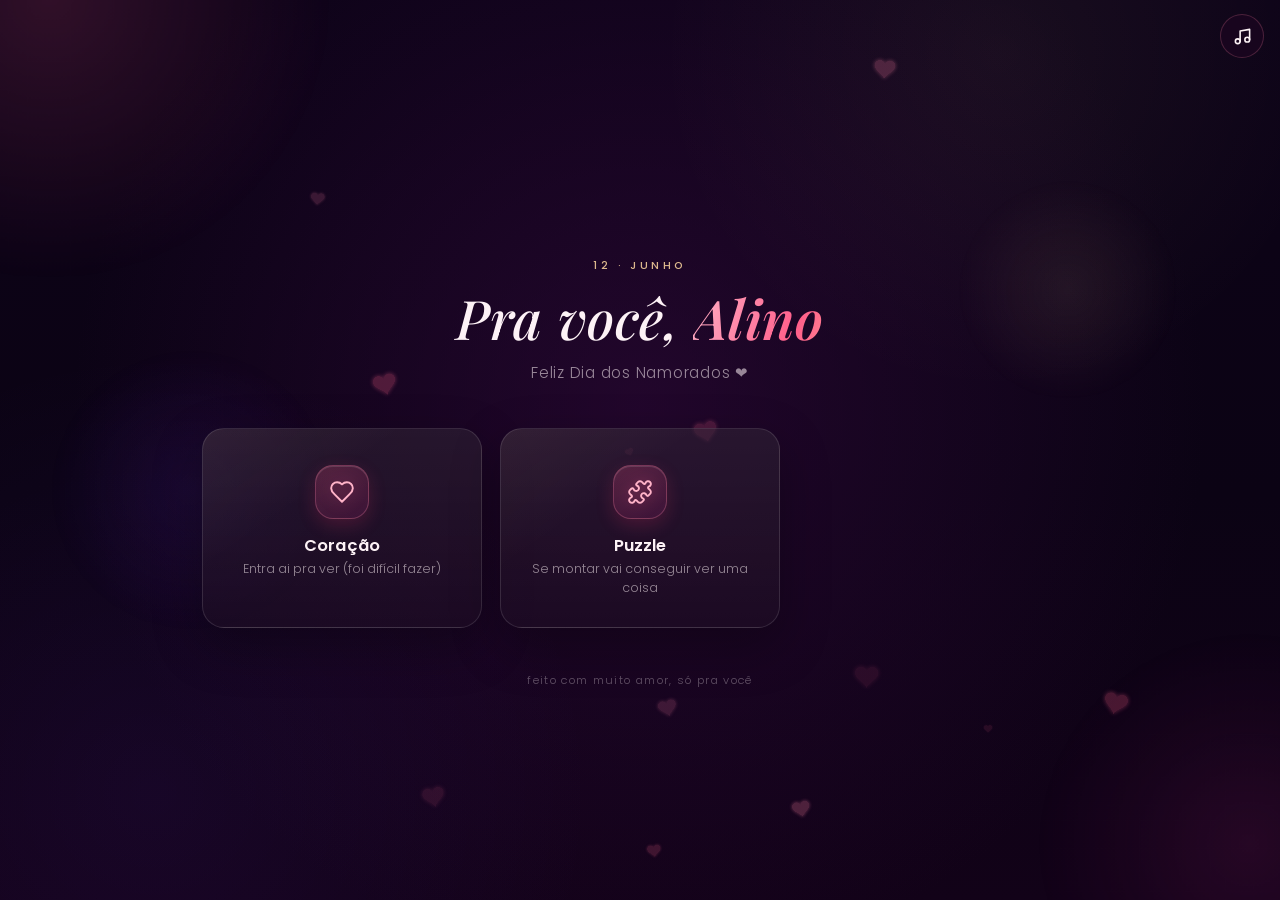
<file: index.html>
<!doctype html>
<html lang="pt-br">
  <head>
    <meta charset="UTF-8" />
    <meta
      name="viewport"
      content="width=device-width, initial-scale=1.0, viewport-fit=cover"
    />
    <meta name="theme-color" content="#0b0314" />
    <meta name="apple-mobile-web-app-capable" content="yes" />
    <meta
      name="apple-mobile-web-app-status-bar-style"
      content="black-translucent"
    />
    <title>Alino ❤</title>
    <link rel="icon" type="image/png" href="assets/apple-touch-icon.png" />
    <link rel="apple-touch-icon" href="assets/apple-touch-icon.png" />
    <link rel="preconnect" href="https://fonts.googleapis.com" />
    <link rel="preconnect" href="https://fonts.gstatic.com" crossorigin />
    <!-- fontes sem bloquear a primeira pintura: o texto aparece já na fonte
         do sistema e troca quando a fonte bonita chegar (só as famílias usadas) -->
    <link
      rel="preload"
      as="style"
      href="https://fonts.googleapis.com/css2?family=Poppins:wght@300;400;500;600&family=Playfair+Display:ital,wght@1,500;1,600&display=swap"
    />
    <link
      href="https://fonts.googleapis.com/css2?family=Poppins:wght@300;400;500;600&family=Playfair+Display:ital,wght@1,500;1,600&display=swap"
      rel="stylesheet"
      media="print"
      onload="this.media = 'all'"
    />
    <noscript>
      <link
        href="https://fonts.googleapis.com/css2?family=Poppins:wght@300;400;500;600&family=Playfair+Display:ital,wght@1,500;1,600&display=swap"
        rel="stylesheet"
      />
    </noscript>
    <link rel="stylesheet" href="main.css?v=4" />
  </head>
  <body>
    <div class="orb orb-1"></div>
    <div class="orb orb-2"></div>
    <div class="orb orb-3"></div>
    <div class="orb orb-4"></div>

    <canvas id="hearts-canvas"></canvas>

    <button
      class="music-btn"
      id="music-btn"
      title="Música"
      aria-label="Tocar ou pausar música"
    >
      <!-- ícones embutidos: dispensa baixar a biblioteca lucide inteira -->
      <svg
        xmlns="http://www.w3.org/2000/svg"
        viewBox="0 0 24 24"
        fill="none"
        stroke="currentColor"
        stroke-width="2"
        stroke-linecap="round"
        stroke-linejoin="round"
        aria-hidden="true"
      >
        <path d="M9 18V5l12-2v13" />
        <circle cx="6" cy="18" r="3" />
        <circle cx="18" cy="16" r="3" />
      </svg>
    </button>

    <main class="menu">
      <header class="menu__header">
        <span class="menu__eyebrow">12 · junho</span>
        <h1 class="menu__title">Pra você, <strong>Alino</strong></h1>
        <p class="menu__sub">Feliz Dia dos Namorados ❤</p>
      </header>

      <nav class="cards">
        <a href="coracao.html" class="card">
          <span class="card__icon"
            ><svg
              xmlns="http://www.w3.org/2000/svg"
              viewBox="0 0 24 24"
              fill="none"
              stroke="currentColor"
              stroke-width="2"
              stroke-linecap="round"
              stroke-linejoin="round"
              aria-hidden="true"
            >
              <path
                d="M19 14c1.49-1.46 3-3.21 3-5.5A5.5 5.5 0 0 0 16.5 3c-1.76 0-3 .5-4.5 2-1.5-1.5-2.74-2-4.5-2A5.5 5.5 0 0 0 2 8.5c0 2.3 1.51 4.04 3 5.5l7 7Z"
              /></svg
          ></span>
          <div>
            <h2 class="card__title">Coração</h2>
            <p class="card__desc">Entra ai pra ver (foi difícil fazer)</p>
          </div>
        </a>

        <a href="puzzle.html" class="card">
          <span class="card__icon"
            ><svg
              xmlns="http://www.w3.org/2000/svg"
              viewBox="0 0 24 24"
              fill="none"
              stroke="currentColor"
              stroke-width="2"
              stroke-linecap="round"
              stroke-linejoin="round"
              aria-hidden="true"
            >
              <path
                d="M19.439 7.85c-.049.322.059.648.289.878l1.568 1.568c.47.47.706 1.087.706 1.704s-.235 1.233-.706 1.704l-1.611 1.611a.98.98 0 0 1-.837.276c-.47-.07-.802-.48-.968-.925a2.501 2.501 0 1 0-3.214 3.214c.446.166.855.497.925.968a.979.979 0 0 1-.276.837l-1.61 1.61a2.404 2.404 0 0 1-1.705.707 2.402 2.402 0 0 1-1.704-.706l-1.568-1.568a1.026 1.026 0 0 0-.877-.29c-.493.074-.84.504-1.02.968a2.5 2.5 0 1 1-3.237-3.237c.464-.18.894-.527.967-1.02a1.026 1.026 0 0 0-.289-.877l-1.568-1.568A2.402 2.402 0 0 1 1.998 12c0-.617.236-1.234.706-1.704L4.23 8.77c.24-.24.581-.353.917-.303.515.077.877.528 1.073 1.01a2.5 2.5 0 1 0 3.259-3.259c-.482-.196-.933-.558-1.01-1.073-.05-.336.062-.676.303-.917l1.525-1.525A2.402 2.402 0 0 1 12 1.998c.617 0 1.234.236 1.704.706l1.568 1.568c.23.23.556.338.877.29.493-.074.84-.504 1.02-.968a2.5 2.5 0 1 1 3.237 3.237c-.464.18-.894.527-.967 1.02Z"
              /></svg
          ></span>
          <div>
            <h2 class="card__title">Puzzle</h2>
            <p class="card__desc">Se montar vai conseguir ver uma coisa</p>
          </div>
        </a>
      </nav>

      <p class="menu__footer">feito com muito amor, só pra você</p>
    </main>

    <script src="presentation.js?v=4"></script>
    <script src="background.js?v=4"></script>
    <script src="music.js?v=4"></script>
  </body>
</html>
</file>
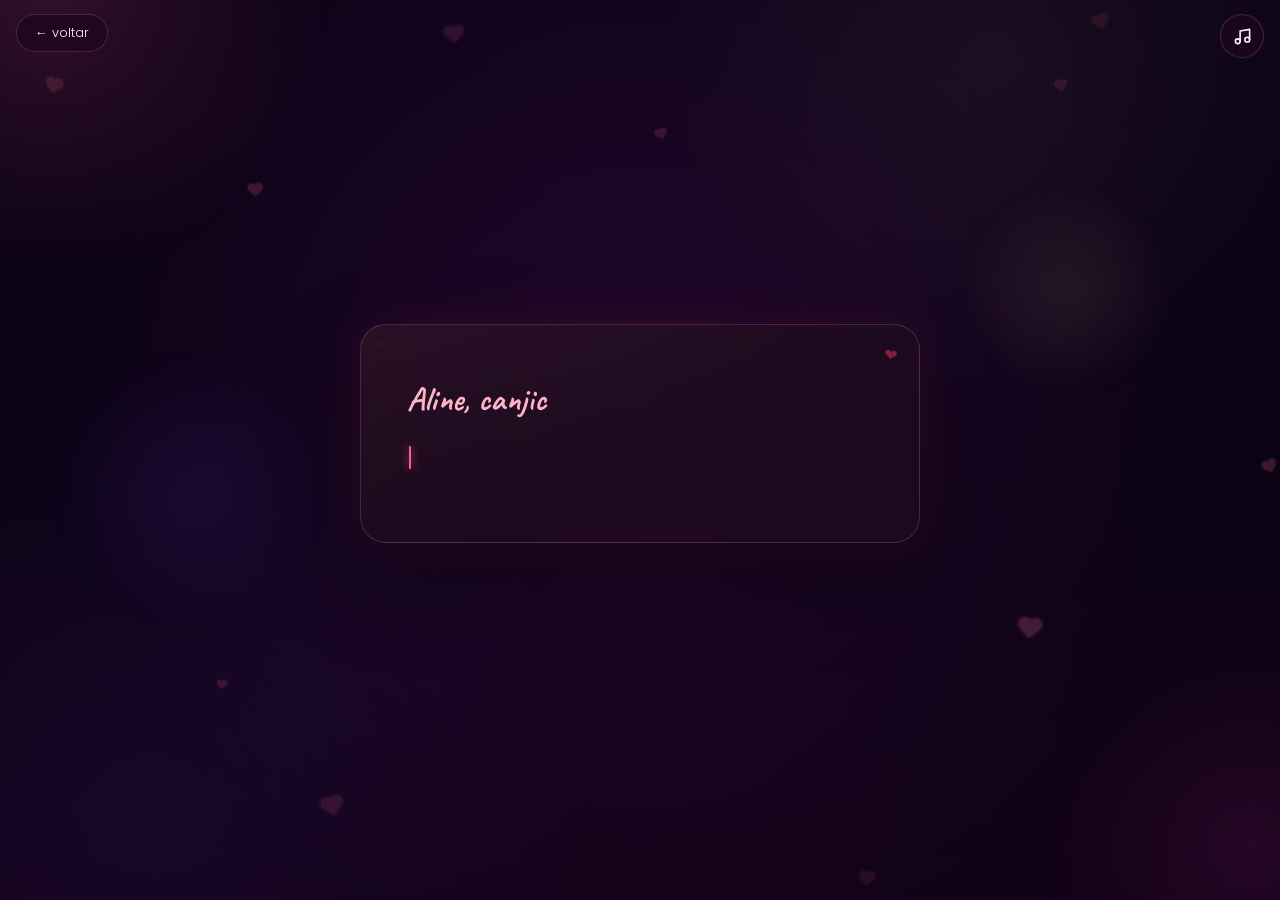
<file: carta.html>
<!doctype html>
<html lang="pt-br">
  <head>
    <meta charset="UTF-8" />
    <meta
      name="viewport"
      content="width=device-width, initial-scale=1.0, viewport-fit=cover"
    />
    <meta name="theme-color" content="#0b0314" />
    <meta name="apple-mobile-web-app-capable" content="yes" />
    <meta
      name="apple-mobile-web-app-status-bar-style"
      content="black-translucent"
    />
    <title>Carta ❤</title>
    <link rel="icon" type="image/png" href="assets/apple-touch-icon.png" />
    <link rel="apple-touch-icon" href="assets/apple-touch-icon.png" />
    <link rel="preconnect" href="https://fonts.googleapis.com" />
    <link rel="preconnect" href="https://fonts.gstatic.com" crossorigin />
    <!-- só as famílias usadas (Caveat + Poppins), sem bloquear a primeira pintura -->
    <link
      rel="preload"
      as="style"
      href="https://fonts.googleapis.com/css2?family=Poppins:wght@300;400;500;600&family=Caveat:wght@500;600;700&display=swap"
    />
    <link
      href="https://fonts.googleapis.com/css2?family=Poppins:wght@300;400;500;600&family=Caveat:wght@500;600;700&display=swap"
      rel="stylesheet"
      media="print"
      onload="this.media = 'all'"
    />
    <noscript
      ><link
        href="https://fonts.googleapis.com/css2?family=Poppins:wght@300;400;500;600&family=Caveat:wght@500;600;700&display=swap"
        rel="stylesheet"
    /></noscript>
    <link rel="stylesheet" href="main.css?v=4" />
  </head>
  <body>
    <div class="orb orb-1"></div>
    <div class="orb orb-2"></div>
    <div class="orb orb-3"></div>
    <div class="orb orb-4"></div>

    <canvas id="hearts-canvas"></canvas>

    <a href="index.html" class="back-btn">← voltar</a>
    <!-- ícone embutido: dispensa baixar a biblioteca lucide inteira -->
    <button
      class="music-btn"
      id="music-btn"
      title="Música"
      aria-label="Tocar ou pausar música"
    >
      <svg
        xmlns="http://www.w3.org/2000/svg"
        viewBox="0 0 24 24"
        fill="none"
        stroke="currentColor"
        stroke-width="2"
        stroke-linecap="round"
        stroke-linejoin="round"
        aria-hidden="true"
      >
        <path d="M9 18V5l12-2v13" />
        <circle cx="6" cy="18" r="3" />
        <circle cx="18" cy="16" r="3" />
      </svg>
    </button>

    <main class="page">
      <div class="carta-wrap">
        <div class="carta-paper">
          <span class="salutation" id="salutation"></span>
          <span id="body"></span><span class="cursor" id="cursor"></span>
          <span class="signature" id="signature"></span>
        </div>

        <div class="carta-footer" id="footer">
          <a href="index.html" class="btn-primary">← voltar ao início</a>
        </div>
      </div>
    </main>

    <p class="skip-hint" id="skip-hint">toque na tela pra acelerar</p>

    <script src="presentation.js?v=4"></script>
    <script src="background.js?v=4"></script>
    <script src="music.js?v=4"></script>
    <script>
      (function () {
        // ── Conteúdo da carta — edite à vontade ──────────────────────────────────
        var SALUTATION =
          "Aline, canjica cremosa com leite condensado e paçoca, meu amor";

        var BODY = [
          "Vc me enfeitiçou desde de q vi a sua primeira foto",
          "deve ter feito uma amarração ou algo assim",
          "",
          "Me deixou apaixonado por você e nao tem uma hr que eu não pense em você, mesmo q seja por um segundo",
          "",
          "Desde o começo tive receio de me envolver e confiar em vc, mas tem alguma coisa em você que me fez querer tentar",
          "Eu espero q eu tenha conseguido te mostrar o quanto eu me importo e o quanto eu quero cuidar de você, mesmo com minhas falhas",
          "",
          "Tudo que você faz eu acho muito fofo e muito especial, desde o jeito q vc segura minha mao até vc arrumando a sua caminha",
          "",
          "Com você até os dias comuns ficam diferentes. e acho impressionate como voce faz questao de querer me ver mesmo no meio da semana",
          "",
          "Você me trouxe uma felicidade que eu não esperava encontrar, e mesmo quando as coisas não são perfeitas, eu continuo tendo a certeza de que vale a pena estar com você.",
          "",
          "Obrigado por existir na minha vida, por me fazer sorrir e por tornar meu dia mais leve.",
          "",
        ].join("\n");

        var SIGNATURE = "— Kitto"; // ← TROQUE PELO SEU NOME antes de mandar!
        // ─────────────────────────────────────────────────────────────────────────

        var salEl = document.getElementById("salutation");
        var bodyEl = document.getElementById("body");
        var cursor = document.getElementById("cursor");
        var sigEl = document.getElementById("signature");
        var footer = document.getElementById("footer");
        var hint = document.getElementById("skip-hint");

        var SALUTATION_DELAY = 400; // ms até a saudação começar
        var BODY_DELAY = 900; // ms entre saudação e corpo
        var CHAR_BASE = 36; // ms por caractere
        var PAUSE_COMMA = 180; // pausa extra em vírgula/travessão
        var PAUSE_PERIOD = 280; // pausa extra em ponto/!/?
        var PAUSE_NEWLINE = 320; // pausa extra em quebra de linha

        // ── Aceleração por toque ────────────────────────────────────────
        var SPEED = 1; // 1 = normal; menor = mais rápido
        var INSTANT = false; // true = mostra tudo de uma vez
        var finished = false;
        var pending = null; // timer pendente, pra poder furar a fila

        function wait(ms, fn) {
          if (INSTANT) {
            fn();
            return;
          }
          var entry = { fn: fn };
          entry.id = setTimeout(function () {
            if (pending === entry) pending = null;
            fn();
          }, ms * SPEED);
          pending = entry;
        }

        function flushPending(delay) {
          if (!pending) return;
          clearTimeout(pending.id);
          var f = pending.fn;
          pending = null;
          if (delay) setTimeout(f, delay);
          else f();
        }

        function accelerate() {
          if (finished) return;
          if (SPEED === 1 && !INSTANT) {
            SPEED = 0.22;
            flushPending(40);
            if (hint) hint.textContent = "toque de novo pra mostrar tudo";
          } else if (!INSTANT) {
            INSTANT = true;
            if (hint) hint.classList.add("off");
            flushPending(0);
          }
        }

        /* bindTap (presentation.js) cobre iOS antigo sem Pointer Events */
        window.bindTap(document, function (e) {
          if (e.target.closest && e.target.closest("a, button")) return;
          accelerate();
        });

        setTimeout(function () {
          if (!finished && !INSTANT && hint) hint.classList.add("on");
        }, 2200);
        // ────────────────────────────────────────────────────────────────

        function typeText(target, text, onDone) {
          var i = 0;
          function putChar() {
            var ch = text[i++];
            if (ch === "\n") target.appendChild(document.createElement("br"));
            else target.appendChild(document.createTextNode(ch));
            return ch;
          }
          function next() {
            if (INSTANT) {
              while (i < text.length) putChar();
              if (onDone) onDone();
              return;
            }
            if (i >= text.length) {
              if (onDone) onDone();
              return;
            }
            var ch = putChar();
            var delay = CHAR_BASE;
            if (ch === "\n") delay += PAUSE_NEWLINE;
            else if (ch === "," || ch === "—") delay += PAUSE_COMMA;
            else if (ch === "." || ch === "!" || ch === "?")
              delay += PAUSE_PERIOD;
            wait(delay, next);
          }
          next();
        }

        // Fase 1: saudação
        wait(SALUTATION_DELAY, function () {
          typeText(salEl, SALUTATION, function () {
            // Fase 2: corpo
            wait(BODY_DELAY, function () {
              typeText(bodyEl, BODY, function () {
                // Fase 3: some o cursor, entra a assinatura
                cursor.style.display = "none";
                wait(400, function () {
                  typeText(sigEl, SIGNATURE, function () {
                    // Fase 4: botão de voltar
                    wait(600, function () {
                      finished = true;
                      if (hint) hint.classList.add("off");
                      footer.classList.add("show");
                    });
                  });
                });
              });
            });
          });
        });
      })();
    </script>
  </body>
</html>
</file>
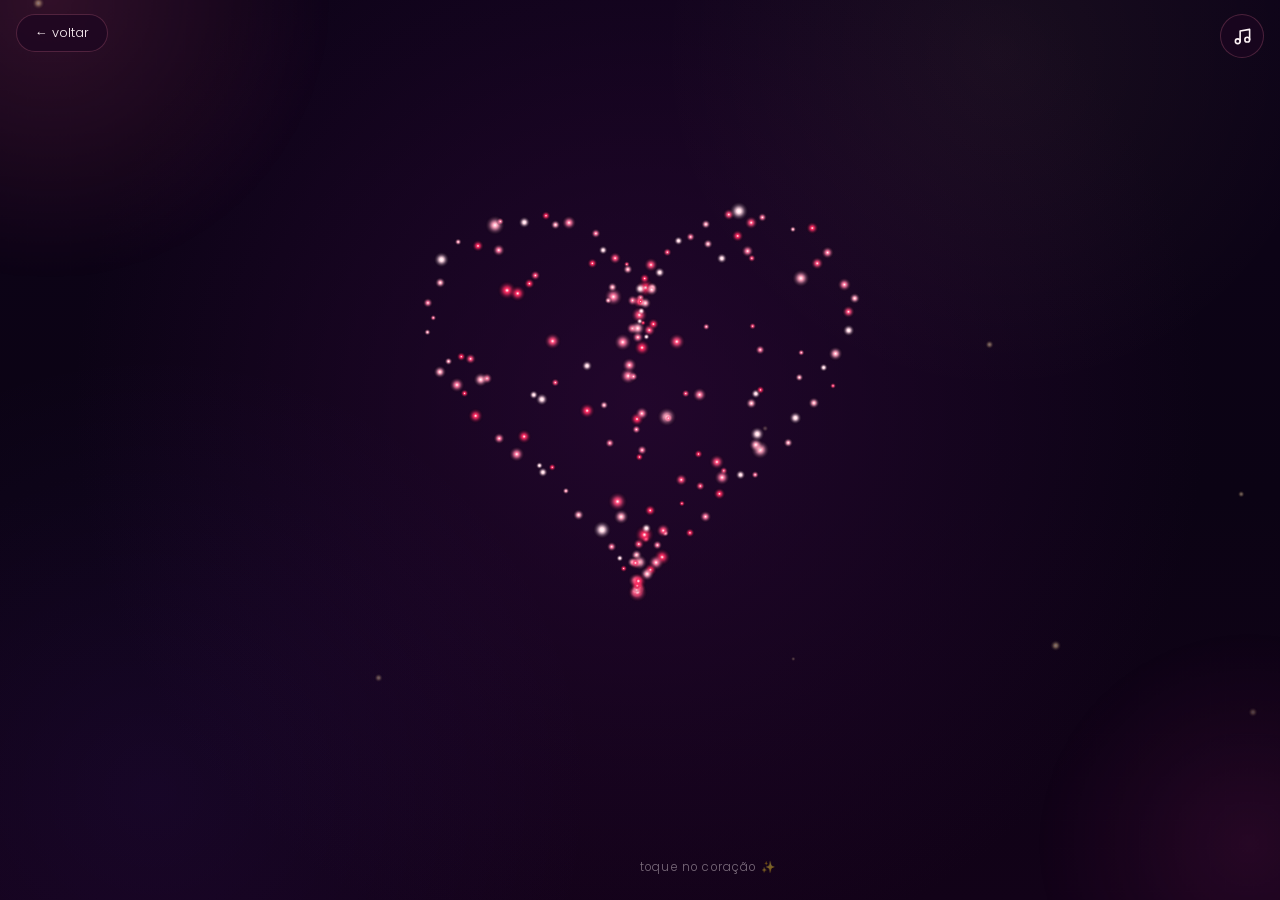
<file: coracao.html>
<!doctype html>
<html lang="pt-br">
  <head>
    <meta charset="UTF-8" />
    <meta
      name="viewport"
      content="width=device-width, initial-scale=1.0, viewport-fit=cover"
    />
    <meta name="theme-color" content="#0b0314" />
    <meta name="apple-mobile-web-app-capable" content="yes" />
    <meta
      name="apple-mobile-web-app-status-bar-style"
      content="black-translucent"
    />
    <title>Coração ❤</title>
    <link rel="icon" type="image/png" href="assets/apple-touch-icon.png" />
    <link rel="apple-touch-icon" href="assets/apple-touch-icon.png" />
    <link rel="preconnect" href="https://fonts.googleapis.com" />
    <link rel="preconnect" href="https://fonts.gstatic.com" crossorigin />
    <!-- só Poppins (única família usada), carregada sem bloquear a primeira pintura -->
    <link
      rel="preload"
      as="style"
      href="https://fonts.googleapis.com/css2?family=Poppins:wght@300;400;500;600&display=swap"
    />
    <link
      href="https://fonts.googleapis.com/css2?family=Poppins:wght@300;400;500;600&display=swap"
      rel="stylesheet"
      media="print"
      onload="this.media = 'all'"
    />
    <noscript
      ><link
        href="https://fonts.googleapis.com/css2?family=Poppins:wght@300;400;500;600&display=swap"
        rel="stylesheet"
    /></noscript>
    <!-- ?v=4 força o iPhone a baixar a versão nova em vez de usar o cache -->
    <link rel="stylesheet" href="main.css?v=4" />
  </head>
  <body>
    <div class="orb orb-1"></div>
    <div class="orb orb-2"></div>

    <a href="index.html" class="back-btn">← voltar</a>
    <button
      class="music-btn"
      id="music-btn"
      title="Música"
      aria-label="Tocar ou pausar música"
    >
      <!-- ícone embutido: dispensa baixar a biblioteca lucide inteira nesta página -->
      <svg
        xmlns="http://www.w3.org/2000/svg"
        viewBox="0 0 24 24"
        fill="none"
        stroke="currentColor"
        stroke-width="2"
        stroke-linecap="round"
        stroke-linejoin="round"
        aria-hidden="true"
      >
        <path d="M9 18V5l12-2v13" />
        <circle cx="6" cy="18" r="3" />
        <circle cx="18" cy="16" r="3" />
      </svg>
    </button>

    <div class="love-stage" id="love-stage">
      <canvas id="love-canvas"></canvas>
    </div>

    <p class="love-hint" id="love-hint">toque no coração ✨</p>

    <script src="presentation.js?v=4"></script>
    <script src="music.js?v=4"></script>
    <script>
      (function () {
        /* ── Diagnóstico: abra com ?fps no fim da URL ───────────────────
       Criado ANTES de tudo, então aparece mesmo se algo quebrar depois.
       Qualquer erro de JS também é mostrado na tela em vez de morrer
       em silêncio (essencial pra debugar num iPhone sem console). */
        var fpsEl = null,
          fpsCount = 0,
          fpsT0 = 0;
        var DEBUG = /[?&]fps/.test(location.search);
        if (DEBUG) {
          fpsEl = document.createElement("div");
          fpsEl.style.cssText =
            "position:fixed;left:10px;bottom:10px;z-index:9999;" +
            "font:12px/1.4 monospace;color:#7fff9f;background:rgba(0,0,0,.65);" +
            "padding:4px 9px;border-radius:8px;pointer-events:none";
          fpsEl.textContent = "carregando…";
          document.body.appendChild(fpsEl);

          window.onerror = function (msg, src, line) {
            var box = document.createElement("div");
            box.style.cssText =
              "position:fixed;left:10px;top:70px;right:10px;z-index:9999;" +
              "font:11px/1.5 monospace;color:#ffb3b3;background:rgba(60,0,0,.85);" +
              "padding:8px 10px;border-radius:8px;word-break:break-all";
            box.textContent =
              "ERRO: " +
              msg +
              " @ " +
              (src || "").split("/").pop() +
              ":" +
              line;
            document.body.appendChild(box);
          };
        }

        var reduceMotion =
          window.matchMedia &&
          window.matchMedia("(prefers-reduced-motion: reduce)").matches;

        var stage = document.getElementById("love-stage");
        var canvas = document.getElementById("love-canvas");
        var hintEl = document.getElementById("love-hint");
        var ctx = canvas.getContext("2d");
        if (!ctx) {
          if (fpsEl)
            fpsEl.textContent = "sem contexto 2d (memória de canvas esgotada?)";
          return;
        }

        stage.style.touchAction = "manipulation";

        // Celular renderiza em 1x: as partículas são bolinhas de brilho difusas,
        // resolução retina aqui só multiplica pixel sem ninguém notar a diferença
        var isPhone = Math.min(screen.width, screen.height) < 520;

        /* hardware fraco nem sempre é celular pequeno: tablet barato, notebook
       antigo e celular em "modo desktop" reportam tela grande. Poucos núcleos
       ou pouca RAM → começa no modo leve também */
        var weakHW =
          (navigator.hardwareConcurrency || 8) <= 4 ||
          (navigator.deviceMemory || 8) <= 4;
        var lowEnd = isPhone || weakHW;

        var DPR = lowEnd ? 1 : Math.min(window.devicePixelRatio || 1, 1.5);

        /* O blending aditivo ('lighter') é o que deixa o brilho somando onde as
       bolinhas se sobrepõem — só que em GPU fraca ele pode derrubar o canvas
       pro renderizador de CPU e travar tudo. Hardware fraco fica sem ele. */
        var ADDITIVE = !lowEnd;

        var W, H, S, CY, CX;
        var particles = [];
        var sparkles = [];
        var running = true;
        var rafId = null;
        var lastBurst = 0;

        // ── Ajustes finos ──────────────────────────────────────────────
        var SPRING = 0.014; // força que puxa cada partícula pro lugar
        var DAMP = 0.86; // amortecimento (quanto menor, mais "gelatina")
        var BEAT_MS = 1250; // duração de um batimento completo
        var BEAT_AMP = 0.062; // quanto o coração "incha" no batimento
        // ───────────────────────────────────────────────────────────────

        var COLORS = ["#ff4d7d", "#ff7aa2", "#ffa3bd", "#ff2e63", "#ffd9e4"];
        var SPRITES = COLORS.map(makeDotSprite);
        var GOLD = SPRITES.push(makeDotSprite("#ffd9a0")) - 1;

        /* Safari desenha ImageBitmap bem mais rápido que canvas→canvas;
       enquanto a conversão não termina, os canvas servem de reserva */
        if (window.createImageBitmap) {
          SPRITES.forEach(function (c, i) {
            createImageBitmap(c)
              .then(function (bmp) {
                SPRITES[i] = bmp;
              })
              .catch(function () {
                /* fica no canvas mesmo */
              });
          });
        }

        function makeDotSprite(color) {
          var s = document.createElement("canvas");
          s.width = s.height = 64;
          var c = s.getContext("2d");
          var g = c.createRadialGradient(32, 32, 0, 32, 32, 32);
          g.addColorStop(0, "rgba(255,255,255,1)");
          g.addColorStop(0.22, color);
          g.addColorStop(0.55, hexToRgba(color, 0.34));
          g.addColorStop(1, "rgba(0,0,0,0)");
          c.fillStyle = g;
          c.fillRect(0, 0, 64, 64);
          return s;
        }

        function hexToRgba(hex, a) {
          var n = parseInt(hex.slice(1), 16);
          return (
            "rgba(" +
            ((n >> 16) & 255) +
            "," +
            ((n >> 8) & 255) +
            "," +
            (n & 255) +
            "," +
            a +
            ")"
          );
        }

        // Curva paramétrica do coração
        function heartXY(t) {
          return {
            x: 16 * Math.pow(Math.sin(t), 3),
            y: -(
              13 * Math.cos(t) -
              5 * Math.cos(2 * t) -
              2 * Math.cos(3 * t) -
              Math.cos(4 * t)
            ),
          };
        }

        function layout() {
          W = window.innerWidth;
          H = window.innerHeight;
          /* teto de pixels do canvas: tela grande + retina explode o custo de
         preenchimento por frame (ex.: 1920×1080 em 1.5x = 4.7M pixels) */
          var px = W * H * DPR * DPR;
          if (px > 2.4e6) DPR = Math.max(1, Math.sqrt(2.4e6 / (W * H)));

          canvas.width = Math.floor(W * DPR);
          canvas.height = Math.floor(H * DPR);
          canvas.style.width = W + "px";
          canvas.style.height = H + "px";
          ctx.setTransform(DPR, 0, 0, DPR, 0, 0);

          // escala do coração: cabe na largura e na altura, com teto
          S = Math.min((W * 0.84) / 32, (H * 0.46) / 29, 13);
          CX = W / 2;
          CY = H * 0.45 - 2.5 * S; // centro visual do coração em 45% da tela
        }

        function particleCount() {
          /* hardware fraco começa com teto menor: o watchPerf corta depois,
         mas melhor já nascer leve num aparelho fraco */
          var cap = lowEnd ? 170 : 280;
          var min = lowEnd ? 110 : 130;
          return Math.max(min, Math.min(cap, Math.floor((W * H) / 2400)));
        }

        function buildTargets(count) {
          var targets = [];
          var outline = Math.floor(count * 0.5);
          var i, t, p, r;

          for (i = 0; i < outline; i++) {
            t = (Math.PI * 2 * i) / outline + (Math.random() - 0.5) * 0.04;
            p = heartXY(t);
            r = 0.96 + Math.random() * 0.05;
            targets.push({ x: p.x * S * r, y: p.y * S * r });
          }
          for (i = outline; i < count; i++) {
            t = Math.random() * Math.PI * 2;
            p = heartXY(t);
            r = Math.sqrt(Math.random()) * 0.92;
            targets.push({ x: p.x * S * r, y: p.y * S * r });
          }
          return targets;
        }

        function initParticles() {
          var targets = buildTargets(particleCount());
          particles = targets.map(function (tg) {
            return {
              x: Math.random() * W,
              y: Math.random() * H,
              vx: (Math.random() - 0.5) * 2,
              vy: (Math.random() - 0.5) * 2,
              tx: tg.x,
              ty: tg.y,
              size: 3.6 + Math.random() * 4.2,
              si: (Math.random() * COLORS.length) | 0,
              phase: Math.random() * Math.PI * 2,
              wob: 1.4 + Math.random() * 1.6,
            };
          });

          sparkles = [];
          for (var i = 0; i < (lowEnd ? 8 : 12); i++) {
            sparkles.push({
              x: Math.random() * W,
              y: Math.random() * H,
              size: 1.5 + Math.random() * 2.5,
              phase: Math.random() * Math.PI * 2,
              speed: 0.0012 + Math.random() * 0.0014,
            });
          }
        }

        function retarget() {
          var targets = buildTargets(particles.length);
          for (var i = 0; i < particles.length; i++) {
            particles[i].tx = targets[i].x;
            particles[i].ty = targets[i].y;
          }
        }

        /* ── Plano B automático: mede os primeiros frames e, se o aparelho
       estiver perdendo muitos, corta partícula na metade e engorda as
       que sobram — o coração continua cheio, só que leve.
       Importante: num aparelho a 5fps, esperar 110 frames levaria 22s
       de tela travada. Por isso o atalho: 4 frames catastróficos
       (>90ms) já degradam na hora, sem esperar a amostra completa. ── */
        var ftFrames = 0,
          ftSlow = 0,
          ftBad = 0,
          ftLast = 0,
          ftDone = false,
          ftRounds = 0;
        function watchPerf(now) {
          if (ftLast) {
            ftFrames++;
            var d = now - ftLast;
            if (d > 26) ftSlow++; // frame de 60fps estourado com folga
            if (d > 90) ftBad++; // travada braba
          }
          ftLast = now;
          var emergency = ftBad >= 4;
          if (emergency || ftFrames >= 110) {
            if ((emergency || ftSlow > ftFrames * 0.35) && ftRounds < 2) {
              ftRounds++;
              degrade();
              ftFrames = 0;
              ftSlow = 0;
              ftBad = 0;
              ftLast = 0; // mede de novo já degradado
            } else if (ftFrames >= 110) {
              ftDone = true;
            }
          }
        }

        function degrade() {
          ADDITIVE = false; // primeira coisa a sair: blending aditivo
          var keep = Math.max(60, (particles.length / 2) | 0);
          particles.length = keep;
          sparkles.length = ftRounds > 1 ? 0 : Math.min(sparkles.length, 8);
          var targets = buildTargets(keep);
          for (var i = 0; i < keep; i++) {
            particles[i].tx = targets[i].x;
            particles[i].ty = targets[i].y;
            particles[i].size *= 1.3;
          }
        }

        // Batimento: dois pulsos por ciclo (tum… tum)
        function beat(ms) {
          var x = (ms % BEAT_MS) / BEAT_MS;
          return (
            Math.exp(-Math.pow((x - 0.1) / 0.045, 2)) +
            0.5 * Math.exp(-Math.pow((x - 0.28) / 0.06, 2))
          );
        }

        function tick(now) {
          if (!running) return;
          rafId = requestAnimationFrame(tick);
          if (!ftDone) watchPerf(now);

          if (fpsEl) {
            fpsCount++;
            if (now - fpsT0 > 500) {
              fpsEl.textContent =
                Math.round((fpsCount * 1000) / (now - fpsT0)) +
                " fps · " +
                particles.length +
                " pts · dpr " +
                DPR +
                (ADDITIVE ? "" : " · lite");
              fpsT0 = now;
              fpsCount = 0;
            }
          }

          var b = beat(now);
          var scale = 1 + BEAT_AMP * b;
          var glow = 1 + 0.55 * b;

          ctx.clearRect(0, 0, W, H);
          ctx.globalCompositeOperation = ADDITIVE ? "lighter" : "source-over";

          // sparkles douradas ambiente
          for (var s = 0; s < sparkles.length; s++) {
            var sk = sparkles[s];
            var a =
              0.18 + 0.3 * (0.5 + 0.5 * Math.sin(now * sk.speed + sk.phase));
            ctx.globalAlpha = a;
            var d0 = sk.size * 3.4;
            ctx.drawImage(SPRITES[GOLD], sk.x - d0 / 2, sk.y - d0 / 2, d0, d0);
          }

          // partículas do coração
          ctx.globalAlpha = 1;
          for (var i = 0; i < particles.length; i++) {
            var p = particles[i];

            var wx = Math.sin(now * 0.0012 + p.phase) * p.wob;
            var wy = Math.cos(now * 0.001 + p.phase) * p.wob;
            var ax = (CX + p.tx * scale + wx - p.x) * SPRING;
            var ay = (CY + p.ty * scale + wy - p.y) * SPRING;

            p.vx = (p.vx + ax) * DAMP;
            p.vy = (p.vy + ay) * DAMP;
            p.x += p.vx;
            p.y += p.vy;

            var d =
              p.size *
              (2.4 + 1.1 * b) *
              (0.9 + 0.2 * Math.sin(now * 0.003 + p.phase));
            var dd = d * (glow * 0.6 + 0.4);
            ctx.drawImage(SPRITES[p.si], p.x - dd / 2, p.y - dd / 2, dd, dd);
          }
        }

        function explode(px, py) {
          for (var i = 0; i < particles.length; i++) {
            var p = particles[i];
            var dx = p.x - px;
            var dy = p.y - py;
            var d = Math.sqrt(dx * dx + dy * dy) + 0.001;
            var force = 26 * Math.exp(-d / 150) + 3 * Math.random();
            p.vx += (dx / d) * force + (Math.random() - 0.5) * 3;
            p.vy += (dy / d) * force - 2 + (Math.random() - 0.5) * 3;
          }
        }

        // ── Interação (bindTap cobre iOS antigo sem Pointer Events) ────
        window.bindTap(stage, function (e) {
          if (reduceMotion) return;
          var pt = e.changedTouches ? e.changedTouches[0] : e;
          explode(pt.clientX, pt.clientY);
          if (hintEl) hintEl.classList.add("hide");

          var now = Date.now();
          if (window.loveBurst && now - lastBurst > 900) {
            lastBurst = now;
            window.loveBurst(14);
          }
        });

        // ── Ciclo de vida ──────────────────────────────────────────────
        document.addEventListener("visibilitychange", function () {
          if (document.hidden) {
            running = false;
            if (rafId) cancelAnimationFrame(rafId);
          } else if (!reduceMotion) {
            running = true;
            ftLast = 0; // não conta a pausa como frame perdido
            rafId = requestAnimationFrame(tick);
          }
        });

        var resizeTimer = null;
        window.addEventListener("resize", function () {
          clearTimeout(resizeTimer);
          resizeTimer = setTimeout(function () {
            layout();
            retarget();
            if (reduceMotion) drawStatic();
          }, 120);
        });

        function drawStatic() {
          ctx.clearRect(0, 0, W, H);
          ctx.globalCompositeOperation = ADDITIVE ? "lighter" : "source-over";
          for (var i = 0; i < particles.length; i++) {
            var p = particles[i];
            p.x = CX + p.tx;
            p.y = CY + p.ty;
            var d = p.size * 2.6;
            ctx.drawImage(SPRITES[p.si], p.x - d / 2, p.y - d / 2, d, d);
          }
        }

        layout();
        initParticles();

        if (reduceMotion) {
          drawStatic();
          if (hintEl) hintEl.classList.add("hide");
        } else {
          rafId = requestAnimationFrame(tick);
        }
      })();
    </script>
  </body>
</html>
</file>
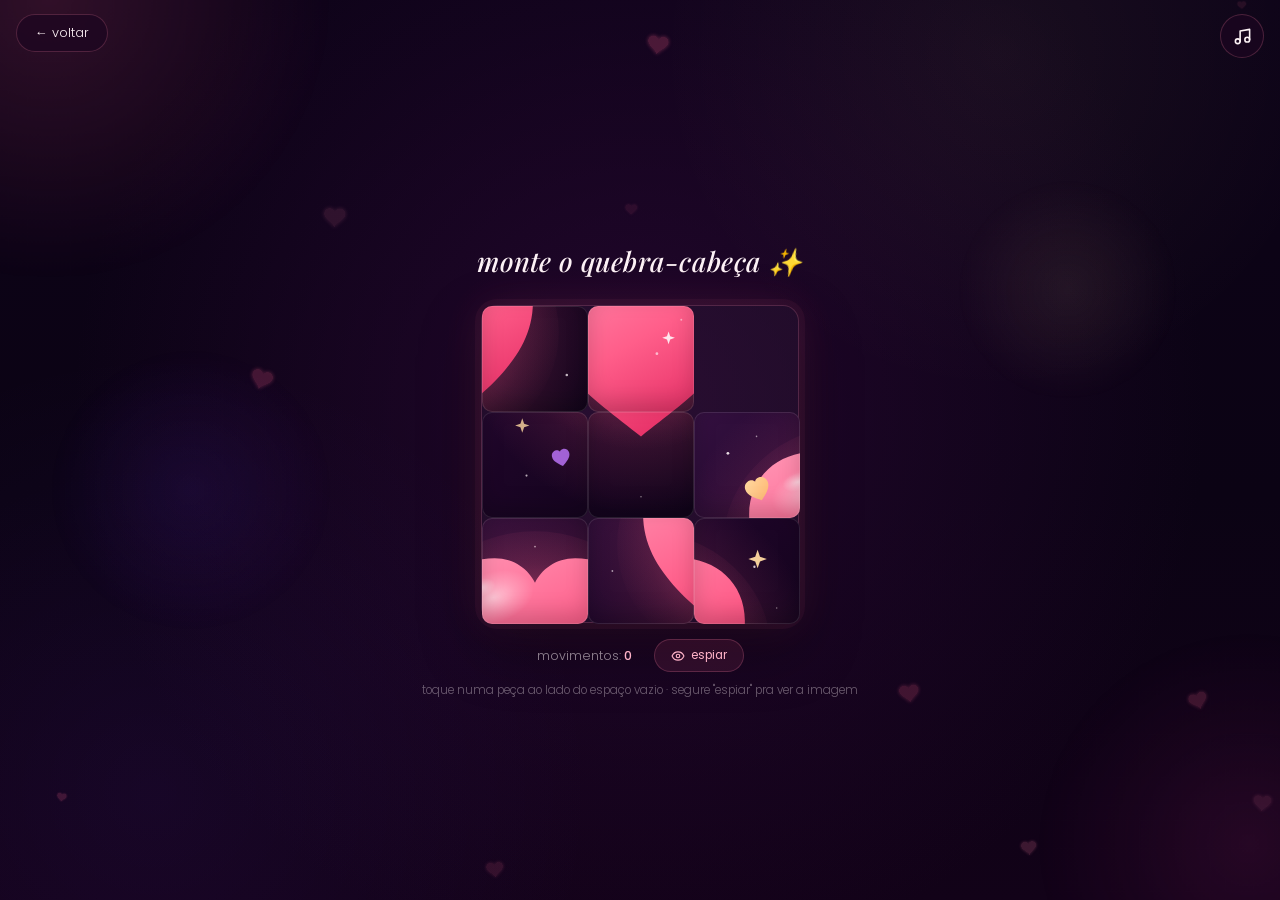
<file: puzzle.html>
<!doctype html>
<html lang="pt-br">
  <head>
    <meta charset="UTF-8" />
    <meta
      name="viewport"
      content="width=device-width, initial-scale=1.0, viewport-fit=cover"
    />
    <meta name="theme-color" content="#0b0314" />
    <meta name="apple-mobile-web-app-capable" content="yes" />
    <meta
      name="apple-mobile-web-app-status-bar-style"
      content="black-translucent"
    />
    <title>Puzzle ❤</title>
    <link rel="icon" type="image/png" href="assets/apple-touch-icon.png" />
    <link rel="apple-touch-icon" href="assets/apple-touch-icon.png" />
    <link rel="preconnect" href="https://fonts.googleapis.com" />
    <link rel="preconnect" href="https://fonts.gstatic.com" crossorigin />
    <!-- fontes sem bloquear a primeira pintura -->
    <link
      rel="preload"
      as="style"
      href="https://fonts.googleapis.com/css2?family=Poppins:wght@300;400;500;600&family=Playfair+Display:ital,wght@1,500;1,600&display=swap"
    />
    <link
      href="https://fonts.googleapis.com/css2?family=Poppins:wght@300;400;500;600&family=Playfair+Display:ital,wght@1,500;1,600&display=swap"
      rel="stylesheet"
      media="print"
      onload="this.media = 'all'"
    />
    <noscript>
      <link
        href="https://fonts.googleapis.com/css2?family=Poppins:wght@300;400;500;600&family=Playfair+Display:ital,wght@1,500;1,600&display=swap"
        rel="stylesheet"
      />
    </noscript>
    <link rel="preload" as="image" href="assets/puzzle-coracao.svg" />
    <link rel="stylesheet" href="main.css?v=4" />
  </head>
  <body>
    <div class="orb orb-1"></div>
    <div class="orb orb-2"></div>
    <div class="orb orb-3"></div>
    <div class="orb orb-4"></div>

    <canvas id="hearts-canvas"></canvas>

    <a href="index.html" class="back-btn">← voltar</a>
    <button
      class="music-btn"
      id="music-btn"
      title="Música"
      aria-label="Tocar ou pausar música"
    >
      <!-- ícones embutidos: dispensa baixar a biblioteca lucide inteira -->
      <svg
        xmlns="http://www.w3.org/2000/svg"
        viewBox="0 0 24 24"
        fill="none"
        stroke="currentColor"
        stroke-width="2"
        stroke-linecap="round"
        stroke-linejoin="round"
        aria-hidden="true"
      >
        <path d="M9 18V5l12-2v13" />
        <circle cx="6" cy="18" r="3" />
        <circle cx="18" cy="16" r="3" />
      </svg>
    </button>

    <main class="page">
      <p class="page__title">monte o quebra-cabeça ✨</p>

      <div class="puzzle-grid" id="puzzle-grid"></div>

      <div class="puzzle-meta">
        <span>movimentos: <strong id="moves-el">0</strong></span>
        <button class="peek-btn" id="peek-btn">
          <svg
            xmlns="http://www.w3.org/2000/svg"
            viewBox="0 0 24 24"
            fill="none"
            stroke="currentColor"
            stroke-width="2"
            stroke-linecap="round"
            stroke-linejoin="round"
            aria-hidden="true"
          >
            <path
              d="M2.062 12.348a1 1 0 0 1 0-.696 10.75 10.75 0 0 1 19.876 0 1 1 0 0 1 0 .696 10.75 10.75 0 0 1-19.876 0"
            />
            <circle cx="12" cy="12" r="3" />
          </svg>
          espiar
        </button>
      </div>

      <p class="puzzle-hint">
        toque numa peça ao lado do espaço vazio &middot; segure "espiar" pra ver
        a imagem
      </p>
    </main>

    <!-- Espiar a imagem completa -->
    <div class="peek" id="peek" aria-hidden="true">
      <img src="assets/puzzle-coracao.svg" alt="" draggable="false" />
    </div>

    <!-- Overlay de vitória -->
    <div class="win-overlay" id="win-overlay">
      <div class="win-card">
        <h2>Você conseguiu! <strong>❤</strong></h2>
        <p id="win-sub">Agora tem algo esperando por você…</p>
        <a href="carta.html" class="btn-primary">Ler a carta →</a>
      </div>
    </div>

    <script src="presentation.js?v=4"></script>
    <script src="background.js?v=4"></script>
    <script src="music.js?v=4"></script>
    <script>
      (function () {
        var COLS = 3;

        // ── Imagem do puzzle ─────────────────────────────────────────────
        // Pra usar uma foto de vocês: troque o caminho abaixo por url('assets/sua-foto.jpg')
        // (de preferência uma imagem quadrada). Lembre de trocar também no <img> do "espiar".
        var PUZZLE_IMG = "url('assets/puzzle-coracao.svg')";
        // ─────────────────────────────────────────────────────────────────

        var PUZZLE_SIZE, PIECE;
        var board = [0, 1, 2, 3, 4, 5, 6, 7, null];
        var moves = 0;
        var won = false;
        var grid = document.getElementById("puzzle-grid");
        var movesEl = document.getElementById("moves-el");
        var pieceEls = [];

        function computeSize() {
          var maxByWidth = window.innerWidth - 56;
          var maxByHeight = Math.floor(window.innerHeight * 0.5);
          PUZZLE_SIZE = Math.min(320, maxByWidth, maxByHeight);
          PIECE = Math.floor(PUZZLE_SIZE / COLS);
          PUZZLE_SIZE = PIECE * COLS; // pixel exato
        }

        function applySizes() {
          grid.style.width = PUZZLE_SIZE + "px";
          grid.style.height = PUZZLE_SIZE + "px";
          for (var i = 0; i < pieceEls.length; i++) {
            var el = pieceEls[i];
            el.style.width = PIECE + "px";
            el.style.height = PIECE + "px";
            el.style.backgroundSize = PUZZLE_SIZE + "px " + PUZZLE_SIZE + "px";
          }
        }

        computeSize();

        // ── Cria as peças
        for (var i = 0; i < 9; i++) {
          var el = document.createElement("div");
          el.className = "piece";
          el.style.backgroundImage = PUZZLE_IMG;
          el.style.setProperty("--piece-order", i);
          el.dataset.idx = i;
          el.addEventListener("animationend", function (event) {
            if (event.animationName === "piece-drop")
              this.classList.add("piece--ready");
            if (event.animationName === "piece-nudge")
              this.classList.remove("piece--moved");
          });
          grid.appendChild(el);
          pieceEls.push(el);
        }
        applySizes();

        // ── Embaralha: 240 movimentos válidos a partir do estado resolvido
        //    (garante que o puzzle sempre tem solução)
        function shuffle() {
          var emptyIdx = 8;
          var lastMove = -1;
          for (var i = 0; i < 240; i++) {
            var nb = neighbors(emptyIdx).filter(function (n) {
              return n !== lastMove;
            });
            var next = nb[~~(Math.random() * nb.length)];
            board[emptyIdx] = board[next];
            board[next] = null;
            lastMove = emptyIdx;
            emptyIdx = next;
          }
        }

        function neighbors(idx) {
          var c = idx % COLS,
            r = Math.floor(idx / COLS);
          var nb = [];
          if (c > 0) nb.push(idx - 1);
          if (c < COLS - 1) nb.push(idx + 1);
          if (r > 0) nb.push(idx - COLS);
          if (r < COLS - 1) nb.push(idx + COLS);
          return nb;
        }

        // ── Renderiza posições + recorte do fundo
        function render() {
          for (var i = 0; i < 9; i++) {
            var val = board[i];
            var col = i % COLS;
            var row = Math.floor(i / COLS);
            var el = pieceEls[i];

            el.style.left = col * PIECE + "px";
            el.style.top = row * PIECE + "px";

            if (val === null) {
              el.classList.add("piece--empty");
            } else {
              el.classList.remove("piece--empty");
              var ic = val % COLS;
              var ir = Math.floor(val / COLS);
              el.style.backgroundPosition =
                -ic * PIECE + "px " + -ir * PIECE + "px";
            }
          }
          movesEl.textContent = moves;
        }

        // ── Move a peça clicada se estiver do lado do vazio
        function move(clickedIdx) {
          if (won) return;

          var emptyIdx = board.indexOf(null);
          if (neighbors(emptyIdx).indexOf(clickedIdx) === -1) return;
          board[emptyIdx] = board[clickedIdx];
          board[clickedIdx] = null;
          moves++;
          render();

          var movedEl = pieceEls[emptyIdx];
          movedEl.classList.remove("piece--moved");
          void movedEl.offsetWidth;
          movedEl.classList.add("piece--moved");

          checkWin();
        }

        // ── Vitória
        function checkWin() {
          for (var i = 0; i < 8; i++) {
            if (board[i] !== i) return;
          }
          won = true;
          board[8] = 8;
          render();

          pieceEls.forEach(function (el) {
            el.classList.add("piece--solved");
          });
          if (window.loveBurst) window.loveBurst(38);

          var sub = document.getElementById("win-sub");
          if (sub) {
            sub.textContent =
              "Em " + moves + " movimentos. Agora tem algo esperando por você…";
          }

          setTimeout(function () {
            document.getElementById("win-overlay").classList.add("show");
          }, 700);
        }

        // ── Toque / clique
        grid.addEventListener("click", function (e) {
          var el = e.target.closest(".piece");
          if (!el) return;
          move(parseInt(el.dataset.idx, 10));
        });

        grid.addEventListener(
          "touchstart",
          function (e) {
            e.preventDefault();
            var touch = e.changedTouches[0];
            var el = document.elementFromPoint(touch.clientX, touch.clientY);
            if (el && el.classList.contains("piece")) {
              move(parseInt(el.dataset.idx, 10));
            }
          },
          { passive: false },
        );

        // ── Teclado (desktop)
        document.addEventListener("keydown", function (e) {
          var emptyIdx = board.indexOf(null);
          var map = {
            ArrowUp: COLS,
            ArrowDown: -COLS,
            ArrowLeft: 1,
            ArrowRight: -1,
          };
          var offset = map[e.key];
          if (offset === undefined) return;
          var target = emptyIdx + offset;
          if (
            target >= 0 &&
            target < 9 &&
            neighbors(emptyIdx).indexOf(target) !== -1
          ) {
            move(target);
          }
        });

        // ── Espiar a imagem (segurar)
        var peekBtn = document.getElementById("peek-btn");
        var peek = document.getElementById("peek");

        function showPeek(e) {
          e.preventDefault();
          peek.classList.add("show");
        }
        function hidePeek() {
          peek.classList.remove("show");
        }

        /* bindTap/bindTapEnd cobrem iOS antigo sem Pointer Events */
        window.bindTap(peekBtn, showPeek);
        window.bindTapEnd(window, hidePeek);
        peekBtn.addEventListener("contextmenu", function (e) {
          e.preventDefault();
        });

        // ── Gira a tela / muda tamanho → recalcula
        var resizeTimer = null;
        window.addEventListener("resize", function () {
          clearTimeout(resizeTimer);
          resizeTimer = setTimeout(function () {
            computeSize();
            applySizes();
            render();
          }, 120);
        });

        shuffle();
        render();
      })();
    </script>
  </body>
</html>
</file>
<file: main.css>
/* ============================================================
   Tokens — paleta "meia-noite & rosa-neon"
   ============================================================ */
:root {
  --bg: #0b0314;
  --bg-2: #1c0526;
  --pink: #ff5e8a;
  --rose: #ff3d6e;
  --pink-light: #ffb3c8;
  --gold: #ffd9a0;
  --ink: #fdf2f6;
  --ink-dim: rgba(253, 242, 246, 0.55);
  --pink-dim: rgba(255, 94, 138, 0.1);
  --pink-border: rgba(255, 134, 165, 0.22);
  --glass: rgba(255, 255, 255, 0.055);
  --stroke: rgba(255, 255, 255, 0.12);
  --glow: 0 0 24px rgba(255, 94, 138, 0.22), 0 0 3px rgba(255, 94, 138, 0.3);
  --radius: 22px;
  --ease: 0.28s cubic-bezier(0.2, 0.8, 0.2, 1);
  --safe-top: env(safe-area-inset-top, 0px);
  --safe-bottom: env(safe-area-inset-bottom, 0px);
  --safe-left: env(safe-area-inset-left, 0px);
  --safe-right: env(safe-area-inset-right, 0px);
}

/* ============================================================
   Reset + base iOS
   ============================================================ */
*,
*::before,
*::after {
  box-sizing: border-box;
  margin: 0;
  padding: 0;
}

html {
  height: 100%;
  -webkit-text-size-adjust: 100%;
}

body {
  min-height: 100vh;
  min-height: 100svh;
  background-color: var(--bg);
  background:
    radial-gradient(
      circle at 78% 6%,
      rgba(255, 217, 160, 0.05),
      transparent 26%
    ),
    radial-gradient(
      circle at 12% 88%,
      rgba(122, 60, 255, 0.07),
      transparent 32%
    ),
    radial-gradient(circle at 50% 45%, rgba(46, 8, 56, 0.65), transparent 70%),
    linear-gradient(180deg, #0d0318 0%, var(--bg) 55%, #120218 100%);
  color: var(--ink);
  font-family:
    "Poppins",
    -apple-system,
    sans-serif;
  font-weight: 300;
  overflow-x: hidden;
  overscroll-behavior-y: none;
  -webkit-tap-highlight-color: transparent;
  -webkit-touch-callout: none;
  -webkit-font-smoothing: antialiased;
  user-select: none;
  -webkit-user-select: none;
}

a,
button {
  touch-action: manipulation;
}

:focus-visible {
  outline: 2px solid var(--pink-light);
  outline-offset: 3px;
  border-radius: 6px;
}

::selection {
  background: rgba(255, 94, 138, 0.35);
  color: #fff;
}

/* ============================================================
   Orbs de fundo
   Sem filter: blur() — em GPU fraca de celular ele custa um frame
   inteiro por orb. O radial-gradient com parada mais longa dá o
   mesmo visual difuso de graça; o drift (só transform) fica.
   ============================================================ */
.orb {
  position: fixed;
  border-radius: 50%;
  pointer-events: none;
  z-index: 0;
  animation: orb-drift 18s ease-in-out infinite alternate;
  will-change: transform;
}
.orb-1 {
  width: 64vmax;
  height: 64vmax;
  max-width: 560px;
  max-height: 560px;
  background: radial-gradient(
    circle,
    rgba(255, 94, 138, 0.15) 0%,
    rgba(255, 94, 138, 0.06) 42%,
    transparent 72%
  );
  top: -22vmax;
  left: -18vmax;
}
.orb-2 {
  width: 48vmax;
  height: 48vmax;
  max-width: 420px;
  max-height: 420px;
  background: radial-gradient(
    circle,
    rgba(150, 38, 110, 0.16) 0%,
    rgba(150, 38, 110, 0.06) 42%,
    transparent 72%
  );
  bottom: -12vmax;
  right: -14vmax;
  animation-duration: 23s;
  animation-delay: -5s;
}
.orb-3 {
  width: 30vmax;
  height: 30vmax;
  max-width: 280px;
  max-height: 280px;
  background: radial-gradient(
    circle,
    rgba(122, 60, 255, 0.09) 0%,
    rgba(122, 60, 255, 0.04) 42%,
    transparent 72%
  );
  bottom: 30%;
  left: 4%;
  animation-duration: 16s;
  animation-delay: -8s;
}
.orb-4 {
  width: 24vmax;
  height: 24vmax;
  max-width: 220px;
  max-height: 220px;
  background: radial-gradient(
    circle,
    rgba(255, 217, 160, 0.07) 0%,
    rgba(255, 217, 160, 0.03) 42%,
    transparent 72%
  );
  top: 20%;
  right: 8%;
  animation-duration: 20s;
  animation-delay: -2s;
}

/* Celular: cada orb é uma camada na GPU (e em DPR 3 são camadas ENORMES).
   Duas dão o mesmo clima — e continuam se mexendo. O shimmer do nome sai
   porque animar background-position em texto recortado repinta por frame. */
@media (max-width: 639px) {
  .orb-3,
  .orb-4 {
    display: none;
  }
  .menu__title strong {
    animation: none;
  }
}

/* ============================================================
   Canvas de corações flutuando
   ============================================================ */
#hearts-canvas {
  position: fixed;
  top: 0;
  right: 0;
  bottom: 0;
  left: 0; /* sem "inset": iOS antigo (<14.5) ignora */
  pointer-events: none;
  z-index: 1;
}

/* ============================================================
   Controles fixos (voltar / música)
   ============================================================ */
.back-btn,
.music-btn {
  position: fixed;
  top: calc(var(--safe-top) + 14px);
  z-index: 100;
  border: 1px solid var(--pink-border);
  /* fundo mais escuro no lugar de backdrop-filter: blur custa caro no WebKit mobile */
  background: rgba(28, 6, 32, 0.72);
  color: var(--ink);
  cursor: pointer;
  animation: control-in 0.7s cubic-bezier(0.2, 0.9, 0.2, 1) 0.45s both;
  transition:
    transform var(--ease),
    box-shadow var(--ease),
    background var(--ease);
}
.back-btn:active,
.music-btn:active {
  transform: scale(0.92);
}

.back-btn {
  left: calc(var(--safe-left) + 16px);
  padding: 9px 18px;
  border-radius: 30px;
  font-family: "Poppins", sans-serif;
  font-size: 0.8rem;
  text-decoration: none;
  display: inline-flex;
  align-items: center;
  gap: 6px;
}

.music-btn {
  right: calc(var(--safe-right) + 16px);
  width: 44px;
  height: 44px;
  border-radius: 50%;
  display: flex;
  align-items: center;
  justify-content: center;
}
.music-btn svg {
  width: 19px;
  height: 19px;
}
.music-btn.playing {
  background: rgba(255, 94, 138, 0.22);
  color: #fff;
  box-shadow: var(--glow);
  animation:
    control-in 0.7s cubic-bezier(0.2, 0.9, 0.2, 1) 0.45s both,
    music-pulse 1.8s ease-in-out 1.2s infinite;
}
.music-btn.nudge {
  animation: music-nudge 2.4s ease-in-out 1.4s 3;
}
.music-btn.music-btn--missing {
  opacity: 0.35;
}

/* ============================================================
   Menu (index.html)
   ============================================================ */
.menu {
  position: relative;
  z-index: 10;
  width: 100%;
  max-width: 480px;
  margin: 0 auto;
  padding: calc(var(--safe-top) + 84px) 22px calc(var(--safe-bottom) + 44px);
  display: flex;
  flex-direction: column;
  align-items: center;
  justify-content: center;
  min-height: 100vh;
  min-height: 100svh;
}
/* espaçamento por margem em vez de flex gap (iOS < 14.5 não tem flex gap) */
.menu > * + * {
  margin-top: 44px;
}

.menu__header {
  text-align: center;
  animation: header-rise 0.9s cubic-bezier(0.18, 0.84, 0.25, 1) 0.18s both;
}

.menu__eyebrow {
  display: inline-block;
  font-size: 0.68rem;
  font-weight: 500;
  letter-spacing: 0.32em;
  text-transform: uppercase;
  color: var(--gold);
  opacity: 0.85;
  margin-bottom: 14px;
}

.menu__title {
  font-family: "Playfair Display", serif;
  font-style: italic;
  font-size: clamp(2.3rem, 10.5vw, 3.4rem);
  font-weight: 500;
  letter-spacing: 0.01em;
  line-height: 1.12;
  color: var(--ink);
}
.menu__title strong {
  font-weight: 600;
  background: linear-gradient(
    110deg,
    var(--pink-light) 0%,
    var(--pink) 38%,
    var(--gold) 80%,
    var(--pink-light) 100%
  );
  background-size: 220% auto;
  -webkit-background-clip: text;
  background-clip: text;
  -webkit-text-fill-color: transparent;
  color: transparent;
  /* sem drop-shadow aqui: filter + shimmer animado = repaint caro por frame */
  animation: name-shimmer 5s ease-in-out 1.2s infinite;
}

.menu__sub {
  margin-top: 12px;
  font-size: clamp(0.82rem, 3.4vw, 0.95rem);
  font-weight: 300;
  color: var(--ink-dim);
  letter-spacing: 0.05em;
  animation: soft-fade-up 0.72s cubic-bezier(0.2, 0.8, 0.2, 1) 0.55s both;
}

.menu__footer {
  font-size: 0.7rem;
  letter-spacing: 0.12em;
  color: rgba(253, 242, 246, 0.32);
  animation: soft-fade-up 0.8s ease 1.6s both;
}

/* Cards */
.cards {
  display: grid;
  grid-template-columns: 1fr;
  grid-gap: 14px; /* nome antigo, pro Safari velho */
  gap: 14px;
  width: 100%;
  perspective: 900px;
}

.card {
  position: relative;
  isolation: isolate;
  overflow: hidden;
  display: flex;
  align-items: center;
  padding: 18px 20px;
  border-radius: var(--radius);
  border: 1px solid var(--stroke);
  background:
    linear-gradient(145deg, rgba(255, 217, 160, 0.05), transparent 36%),
    linear-gradient(
      180deg,
      rgba(255, 255, 255, 0.07),
      rgba(255, 255, 255, 0.025)
    ),
    rgba(20, 5, 26, 0.55);
  box-shadow: 0 18px 50px rgba(0, 0, 0, 0.28);
  color: var(--ink);
  text-decoration: none;
  animation: card-arrive 0.72s cubic-bezier(0.18, 0.9, 0.22, 1) both;
  animation-delay: calc(0.78s + (var(--card-order, 0) * 0.13s));
  transition:
    transform var(--ease),
    border-color var(--ease),
    box-shadow var(--ease);
  will-change: transform;
}
.card:nth-child(1) {
  --card-order: 0;
}
.card:nth-child(2) {
  --card-order: 1;
}
.card:nth-child(3) {
  --card-order: 2;
}

.card::before {
  content: "";
  position: absolute;
  top: -1px;
  right: -1px;
  bottom: -1px;
  left: -1px;
  z-index: -1;
  background: radial-gradient(
    220px circle at var(--mx, 50%) var(--my, 12%),
    rgba(255, 222, 196, 0.2),
    rgba(255, 94, 138, 0.13) 26%,
    transparent 58%
  );
  opacity: 0;
  transition: opacity 0.3s ease;
}
.card::after {
  content: "›";
  position: absolute;
  right: 18px;
  top: 50%;
  transform: translateY(-50%);
  font-size: 1.3rem;
  font-weight: 300;
  color: rgba(253, 242, 246, 0.3);
  transition:
    transform var(--ease),
    color var(--ease);
}

.card:active {
  transform: scale(0.965);
  border-color: rgba(255, 134, 165, 0.4);
}
.card:active::before {
  opacity: 1;
}
.card:active::after {
  transform: translateY(-50%) translateX(3px);
  color: var(--pink-light);
}

.card__icon {
  flex-shrink: 0;
  margin-right: 16px; /* no lugar do flex gap (iOS < 14.5) */
  width: 54px;
  height: 54px;
  display: grid;
  place-items: center;
  color: var(--pink-light);
  border-radius: 18px;
  background: linear-gradient(
    150deg,
    rgba(255, 94, 138, 0.22),
    rgba(122, 30, 90, 0.3)
  );
  border: 1px solid rgba(255, 134, 165, 0.28);
  box-shadow:
    inset 0 1px 0 rgba(255, 255, 255, 0.12),
    0 6px 18px rgba(255, 61, 110, 0.18);
  animation: icon-float 3.6s ease-in-out infinite;
}
.card:nth-child(2) .card__icon {
  animation-delay: -1.2s;
}
.card:nth-child(3) .card__icon {
  animation-delay: -2.4s;
}

.card__icon svg {
  width: 26px;
  height: 26px;
  stroke-width: 1.8;
  filter: drop-shadow(0 0 8px rgba(255, 94, 138, 0.45));
}

.card__title {
  font-size: 1.02rem;
  font-weight: 600;
  letter-spacing: 0.01em;
  margin-bottom: 2px;
}
.card__desc {
  font-size: 0.78rem;
  font-weight: 300;
  color: var(--ink-dim);
  line-height: 1.5;
  padding-right: 22px;
}

/* ============================================================
   Casca das páginas internas
   ============================================================ */
.page {
  position: relative;
  z-index: 10;
  width: 100%;
  min-height: 100vh;
  min-height: 100svh;
  display: flex;
  flex-direction: column;
  align-items: center;
  justify-content: center;
  padding: calc(var(--safe-top) + 86px) 22px calc(var(--safe-bottom) + 44px);
}

.page__title {
  font-family: "Playfair Display", serif;
  font-style: italic;
  font-size: clamp(1.25rem, 5.4vw, 1.7rem);
  font-weight: 500;
  letter-spacing: 0.01em;
  margin-bottom: 26px;
  text-align: center;
  color: var(--ink);
  animation: soft-fade-up 0.76s cubic-bezier(0.2, 0.8, 0.2, 1) 0.24s both;
}

/* ============================================================
   Puzzle
   ============================================================ */
.puzzle-grid {
  position: relative;
  border-radius: 16px;
  border: 1px solid var(--pink-border);
  background: rgba(255, 255, 255, 0.03);
  box-shadow:
    0 0 0 6px rgba(255, 94, 138, 0.05),
    0 24px 60px rgba(0, 0, 0, 0.35),
    0 0 44px rgba(255, 94, 138, 0.14);
  touch-action: none;
  cursor: pointer;
  flex-shrink: 0;
  animation: puzzle-reveal 0.82s cubic-bezier(0.16, 0.9, 0.2, 1) 0.42s both;
}

.piece {
  position: absolute;
  background-repeat: no-repeat;
  border-radius: 10px;
  box-shadow:
    inset 0 0 0 1px rgba(255, 255, 255, 0.1),
    inset 0 -10px 22px rgba(0, 0, 0, 0.18);
  animation: piece-drop 0.54s cubic-bezier(0.18, 0.86, 0.24, 1) both;
  animation-delay: calc(0.66s + (var(--piece-order, 0) * 0.05s));
  transition:
    left 0.16s cubic-bezier(0.3, 0.8, 0.3, 1),
    top 0.16s cubic-bezier(0.3, 0.8, 0.3, 1),
    border-radius 0.7s ease,
    box-shadow 0.7s ease,
    transform 0.18s ease;
  will-change: left, top;
  cursor: pointer;
}
.piece--ready:not(.piece--moved):not(.piece--solved) {
  animation: none;
}
.piece--empty {
  opacity: 0 !important;
  pointer-events: none;
}
.piece--moved {
  animation: piece-nudge 0.22s ease;
}
.piece--solved {
  border-radius: 0;
  box-shadow: none;
  animation: solved-pop 0.7s cubic-bezier(0.18, 0.9, 0.22, 1) both;
}

.puzzle-meta {
  display: flex;
  margin-top: 16px;
  justify-content: center;
  align-items: center;
  animation: soft-fade-up 0.62s ease 0.95s both;
}
.puzzle-meta span {
  font-size: 0.78rem;
  font-weight: 300;
  color: var(--ink-dim);
  margin-right: 22px; /* no lugar do flex gap (iOS < 14.5) */
}
.puzzle-meta strong {
  color: var(--pink-light);
  font-weight: 500;
}

.puzzle-hint {
  margin-top: 10px;
  font-size: 0.72rem;
  color: rgba(253, 242, 246, 0.38);
  text-align: center;
  animation: soft-fade-up 0.62s ease 1.1s both;
}

.peek-btn {
  border: 1px solid var(--pink-border);
  background: var(--pink-dim);
  color: var(--pink-light);
  font-family: "Poppins", sans-serif;
  font-size: 0.74rem;
  font-weight: 400;
  padding: 7px 16px;
  border-radius: 30px;
  cursor: pointer;
  display: inline-flex;
  align-items: center;
  transition:
    transform var(--ease),
    background var(--ease);
}
.peek-btn svg {
  width: 14px;
  height: 14px;
  margin-right: 6px;
}
.peek-btn:active {
  transform: scale(0.93);
  background: rgba(255, 94, 138, 0.22);
}

.peek {
  position: fixed;
  top: 0;
  right: 0;
  bottom: 0;
  left: 0; /* sem "inset": iOS antigo (<14.5) ignora */
  z-index: 150;
  display: grid;
  place-items: center;
  padding: 30px;
  background: rgba(11, 3, 20, 0.9);
  opacity: 0;
  visibility: hidden;
  pointer-events: none;
  transition:
    opacity 0.25s ease,
    visibility 0.25s ease;
}
.peek.show {
  opacity: 1;
  visibility: visible;
}
.peek img {
  width: min(76vw, 330px);
  border-radius: 20px;
  border: 1px solid var(--pink-border);
  box-shadow:
    0 30px 80px rgba(0, 0, 0, 0.5),
    0 0 50px rgba(255, 94, 138, 0.25);
  pointer-events: none;
}

/* ============================================================
   Overlay de vitória
   ============================================================ */
.win-overlay {
  position: fixed;
  top: 0;
  right: 0;
  bottom: 0;
  left: 0; /* sem "inset": iOS antigo (<14.5) ignora */
  z-index: 200;
  display: grid;
  place-items: center;
  padding: 28px;
  background: rgba(11, 3, 20, 0.84);
  opacity: 0;
  visibility: hidden;
  pointer-events: none;
  transition:
    opacity 0.5s ease,
    visibility 0.5s ease;
}
.win-overlay.show {
  opacity: 1;
  visibility: visible;
  pointer-events: auto;
}

.win-card {
  width: min(100%, 380px);
  text-align: center;
  padding: 38px 28px 32px;
  border-radius: 28px;
  border: 1px solid var(--pink-border);
  background: linear-gradient(
    160deg,
    rgba(255, 138, 171, 0.1),
    rgba(255, 255, 255, 0.03) 45%
  );
  box-shadow:
    0 40px 100px rgba(0, 0, 0, 0.45),
    0 0 60px rgba(255, 94, 138, 0.18);
  transform: translateY(18px) scale(0.95);
  transition: transform 0.55s cubic-bezier(0.18, 0.9, 0.22, 1);
}
.win-overlay.show .win-card {
  transform: translateY(0) scale(1);
}

.win-card h2 {
  font-family: "Playfair Display", serif;
  font-style: italic;
  font-size: clamp(1.6rem, 7vw, 2.1rem);
  font-weight: 500;
}
.win-card h2 strong {
  font-weight: 600;
  color: var(--pink);
  display: inline-block;
  animation: heart-beat 1.3s ease-in-out infinite;
}
.win-card p {
  margin-top: 12px;
  font-size: 0.88rem;
  color: var(--ink-dim);
  line-height: 1.6;
}
.win-overlay.show .win-card h2 {
  animation: win-title-in 0.7s cubic-bezier(0.18, 0.9, 0.22, 1) 0.15s both;
}
.win-overlay.show .win-card h2 strong {
  animation:
    win-title-in 0.7s cubic-bezier(0.18, 0.9, 0.22, 1) 0.15s both,
    heart-beat 1.3s ease-in-out 1s infinite;
}
.win-overlay.show .win-card p {
  animation: soft-fade-up 0.6s ease 0.3s both;
}
.win-overlay.show .win-card .btn-primary {
  animation: soft-fade-up 0.6s ease 0.45s both;
}

/* ============================================================
   Botão primário
   ============================================================ */
.btn-primary {
  position: relative;
  overflow: hidden;
  margin-top: 22px;
  padding: 14px 32px;
  border-radius: 30px;
  border: none;
  background: linear-gradient(135deg, #ff6f97 0%, #e0245e 60%, #b3164d 100%);
  color: #fff;
  font-family: "Poppins", sans-serif;
  font-size: 0.9rem;
  font-weight: 500;
  letter-spacing: 0.02em;
  cursor: pointer;
  text-decoration: none;
  display: inline-flex;
  align-items: center;
  gap: 8px;
  box-shadow:
    0 10px 30px rgba(255, 61, 110, 0.35),
    inset 0 1px 0 rgba(255, 255, 255, 0.25);
  transition:
    transform var(--ease),
    box-shadow var(--ease);
}
.btn-primary::after {
  content: "";
  position: absolute;
  top: 0;
  right: 0;
  bottom: 0;
  left: 0; /* sem "inset": iOS antigo (<14.5) ignora */
  background: linear-gradient(
    110deg,
    transparent 16%,
    rgba(255, 255, 255, 0.3) 48%,
    transparent 70%
  );
  transform: translateX(-130%);
  animation: btn-shine 3.6s ease 1.4s infinite;
}
.btn-primary:active {
  transform: scale(0.95);
  box-shadow: 0 6px 18px rgba(255, 61, 110, 0.3);
}

/* ============================================================
   Carta
   ============================================================ */
.carta-wrap {
  width: 100%;
  max-width: 560px;
  animation: paper-settle 0.92s cubic-bezier(0.18, 0.86, 0.25, 1) 0.24s both;
}

.carta-paper {
  position: relative;
  overflow: hidden;
  background:
    linear-gradient(
      160deg,
      rgba(255, 170, 198, 0.08),
      rgba(255, 255, 255, 0.025) 50%
    ),
    rgba(24, 4, 22, 0.82);
  border: 1px solid var(--pink-border);
  border-radius: 26px;
  padding: clamp(30px, 6vw, 50px) clamp(24px, 5.5vw, 46px)
    clamp(26px, 5vw, 42px);
  box-shadow:
    0 34px 90px rgba(0, 0, 0, 0.4),
    0 0 54px rgba(255, 94, 138, 0.1);
  font-family: "Caveat", cursive;
  font-size: clamp(1.32rem, 5.6vw, 1.6rem);
  font-weight: 500;
  line-height: 1.5;
  color: rgba(253, 242, 246, 0.94);
  min-height: 200px;
  user-select: text;
  -webkit-user-select: text;
}
.carta-paper::before {
  content: "";
  position: absolute;
  top: 0;
  right: 0;
  bottom: 0;
  left: 0; /* sem "inset": iOS antigo (<14.5) ignora */
  background: linear-gradient(
    120deg,
    transparent 0%,
    rgba(255, 226, 196, 0.1) 44%,
    transparent 62%
  );
  transform: translateX(-120%);
  animation: paper-shine 1.35s ease 0.86s both;
  pointer-events: none;
}
.carta-paper::after {
  content: "❤";
  position: absolute;
  top: 18px;
  right: 22px;
  font-size: 1rem;
  color: var(--rose);
  opacity: 0.45;
  transform: rotate(12deg);
}

.carta-paper .salutation {
  font-weight: 700;
  font-size: 1.3em;
  margin-bottom: 14px;
  display: block;
  color: var(--pink-light);
}
.carta-paper .signature {
  display: block;
  margin-top: 22px;
  text-align: right;
  font-weight: 600;
  font-size: 1.12em;
  color: var(--gold);
}

.cursor {
  display: inline-block;
  width: 2px;
  height: 0.9em;
  background: var(--pink);
  vertical-align: -0.12em;
  margin-left: 2px;
  border-radius: 1px;
  box-shadow: 0 0 8px rgba(255, 94, 138, 0.8);
  animation: blink 0.85s step-end infinite;
}

.carta-footer {
  margin-top: 26px;
  text-align: center;
  opacity: 0;
  transform: translateY(10px);
  transition:
    opacity 1s ease,
    transform 1s ease;
}
.carta-footer.show {
  opacity: 1;
  transform: translateY(0);
}
.carta-footer .btn-primary {
  margin-top: 0;
}

.skip-hint {
  position: fixed;
  left: 50%;
  bottom: calc(var(--safe-bottom) + 18px);
  transform: translateX(-50%);
  z-index: 50;
  font-size: 0.7rem;
  letter-spacing: 0.08em;
  color: rgba(253, 242, 246, 0.4);
  white-space: nowrap;
  animation: hint-pulse 2.6s ease-in-out 2s infinite;
  opacity: 0;
  transition: opacity 0.5s ease;
  pointer-events: none;
}
.skip-hint.on {
  opacity: 1;
}
.skip-hint.off {
  opacity: 0 !important;
  animation: none;
}

/* ============================================================
   Coração de partículas (coracao.html)
   ============================================================ */
.love-stage {
  position: fixed;
  top: 0;
  right: 0;
  bottom: 0;
  left: 0; /* sem "inset": iOS antigo (<14.5) ignora */
  z-index: 5;
}
#love-canvas {
  position: absolute;
  top: 0;
  right: 0;
  bottom: 0;
  left: 0; /* sem "inset": iOS antigo (<14.5) ignora */
  width: 100%;
  height: 100%;
}

.love-name {
  position: fixed;
  left: 50%;
  top: 45%;
  z-index: 6;
  transform: translate(-50%, -50%);
  pointer-events: none;
  text-align: center;
  font-family: "Caveat", cursive;
  font-weight: 700;
  font-size: clamp(2.7rem, 14vw, 4.2rem);
  line-height: 1;
  color: #fff;
  text-shadow:
    0 0 16px rgba(255, 94, 138, 0.95),
    0 0 52px rgba(255, 61, 110, 0.55),
    0 3px 28px rgba(0, 0, 0, 0.45);
  opacity: 0;
  animation: love-name-in 1.6s ease 2.1s forwards;
  will-change: transform, opacity;
}
.love-name small {
  display: block;
  font-family: "Poppins", sans-serif;
  font-size: 0.27em;
  font-weight: 500;
  letter-spacing: 0.3em;
  text-transform: lowercase;
  color: var(--pink-light);
  margin-top: 6px;
  text-shadow: 0 0 20px rgba(255, 94, 138, 0.8);
}

.love-hint {
  position: fixed;
  left: 50%;
  bottom: calc(var(--safe-bottom) + 24px);
  transform: translateX(-50%);
  z-index: 6;
  font-size: 0.72rem;
  letter-spacing: 0.1em;
  color: rgba(253, 242, 246, 0.45);
  white-space: nowrap;
  animation:
    soft-fade-up 1s ease 3.2s both,
    hint-pulse 2.6s ease-in-out 4.2s infinite;
  transition: opacity 0.5s ease;
  pointer-events: none;
}
.love-hint.hide {
  opacity: 0 !important;
}

/* ============================================================
   Corações de explosão (loveBurst)
   ============================================================ */
.burst-heart {
  position: fixed;
  left: 50%;
  top: 50%;
  z-index: 260;
  pointer-events: none;
  color: var(--pink-light);
  font-size: 18px;
  text-shadow: 0 0 14px rgba(255, 94, 138, 0.6);
  animation: burst-heart 1.16s ease-out forwards;
  animation-delay: var(--delay, 0s);
}

/* ============================================================
   Transições de página
   ============================================================ */
body::before {
  content: "";
  position: fixed;
  top: 0;
  right: 0;
  bottom: 0;
  left: 0; /* sem "inset": iOS antigo (<14.5) ignora */
  z-index: 1000;
  pointer-events: none;
  background:
    radial-gradient(
      circle at 50% 50%,
      rgba(255, 94, 138, 0.1),
      transparent 36%
    ),
    var(--bg);
  animation: page-reveal 0.82s cubic-bezier(0.22, 0.76, 0.22, 1) forwards;
}
body.is-leaving::before {
  animation: page-leave 0.38s ease forwards;
}

/* ============================================================
   Hover só onde existe hover de verdade (desktop)
   ============================================================ */
@media (hover: hover) and (pointer: fine) {
  .card:hover {
    transform: translateY(-5px) scale(1.012);
    border-color: rgba(255, 218, 176, 0.28);
    box-shadow:
      0 24px 70px rgba(0, 0, 0, 0.28),
      0 0 30px rgba(255, 94, 138, 0.22);
  }
  .card:hover::before {
    opacity: 1;
  }
  .card:hover::after {
    transform: translateY(-50%) translateX(3px);
    color: var(--pink-light);
  }
  .back-btn:hover,
  .music-btn:hover,
  .peek-btn:hover {
    background: rgba(255, 94, 138, 0.2);
    box-shadow: var(--glow);
  }
  .btn-primary:hover {
    transform: translateY(-2px);
    box-shadow: 0 14px 38px rgba(255, 61, 110, 0.45);
  }
  .piece:not(.piece--empty):hover {
    transform: scale(0.985);
    filter: brightness(1.1);
  }
}

/* ============================================================
   Keyframes
   ============================================================ */
@keyframes page-reveal {
  0% {
    opacity: 1;
  }
  100% {
    opacity: 0;
    visibility: hidden;
  }
}
@keyframes page-leave {
  0% {
    opacity: 0;
    visibility: visible;
  }
  100% {
    opacity: 1;
    visibility: visible;
  }
}

@keyframes orb-drift {
  0% {
    transform: translate3d(0, 0, 0) scale(1);
  }
  100% {
    transform: translate3d(24px, -20px, 0) scale(1.07);
  }
}

@keyframes control-in {
  0% {
    opacity: 0;
    transform: translateY(-10px) scale(0.94);
  }
  100% {
    opacity: 1;
    transform: translateY(0) scale(1);
  }
}

@keyframes music-pulse {
  0%,
  100% {
    box-shadow: var(--glow);
  }
  50% {
    box-shadow:
      0 0 26px rgba(255, 217, 160, 0.28),
      0 0 46px rgba(255, 94, 138, 0.26);
  }
}
@keyframes music-nudge {
  0%,
  100% {
    transform: scale(1);
  }
  8% {
    transform: scale(1.14) rotate(-8deg);
  }
  16% {
    transform: scale(1.1) rotate(8deg);
  }
  24% {
    transform: scale(1);
  }
}

@keyframes header-rise {
  0% {
    opacity: 0;
    transform: translateY(22px) scale(0.985);
  }
  100% {
    opacity: 1;
    transform: translateY(0) scale(1);
  }
}

@keyframes soft-fade-up {
  0% {
    opacity: 0;
    transform: translateY(14px);
  }
  100% {
    opacity: 1;
    transform: translateY(0);
  }
}

@keyframes name-shimmer {
  0%,
  100% {
    background-position: 0% center;
  }
  50% {
    background-position: 120% center;
  }
}

@keyframes card-arrive {
  0% {
    opacity: 0;
    transform: translateY(34px) rotateX(8deg) scale(0.975);
  }
  100% {
    opacity: 1;
    transform: translateY(0) rotateX(0) scale(1);
  }
}

@keyframes icon-float {
  0%,
  100% {
    transform: translateY(0) rotate(0deg);
  }
  50% {
    transform: translateY(-4px) rotate(-2deg);
  }
}

@keyframes puzzle-reveal {
  0% {
    opacity: 0;
    transform: translateY(26px) scale(0.94);
  }
  100% {
    opacity: 1;
    transform: translateY(0) scale(1);
  }
}

@keyframes piece-drop {
  0% {
    opacity: 0;
    transform: translateY(18px) scale(0.92);
  }
  100% {
    opacity: 1;
    transform: translateY(0) scale(1);
  }
}

@keyframes piece-nudge {
  0%,
  100% {
    transform: scale(1);
  }
  50% {
    transform: scale(0.96);
  }
}

@keyframes solved-pop {
  0% {
    transform: scale(1);
  }
  45% {
    transform: scale(1.035);
    filter: brightness(1.28) drop-shadow(0 0 10px rgba(255, 218, 176, 0.5));
  }
  100% {
    transform: scale(1);
    filter: brightness(1);
  }
}

@keyframes win-title-in {
  0% {
    opacity: 0;
    transform: translateY(18px) scale(0.96);
  }
  100% {
    opacity: 1;
    transform: translateY(0) scale(1);
  }
}

@keyframes heart-beat {
  0%,
  100% {
    transform: scale(1);
  }
  14% {
    transform: scale(1.22);
  }
  28% {
    transform: scale(1);
  }
  42% {
    transform: scale(1.14);
  }
  56% {
    transform: scale(1);
  }
}

@keyframes paper-settle {
  0% {
    opacity: 0;
    transform: translateY(28px) rotateX(8deg) scale(0.98);
  }
  100% {
    opacity: 1;
    transform: translateY(0) rotateX(0) scale(1);
  }
}

@keyframes paper-shine {
  0% {
    transform: translateX(-120%);
    opacity: 0;
  }
  20% {
    opacity: 1;
  }
  100% {
    transform: translateX(120%);
    opacity: 0;
  }
}

@keyframes btn-shine {
  0% {
    transform: translateX(-130%);
  }
  38%,
  100% {
    transform: translateX(130%);
  }
}

@keyframes blink {
  0%,
  100% {
    opacity: 1;
  }
  50% {
    opacity: 0;
  }
}

@keyframes hint-pulse {
  0%,
  100% {
    opacity: 0.45;
  }
  50% {
    opacity: 0.95;
  }
}

@keyframes love-name-in {
  0% {
    opacity: 0;
  }
  100% {
    opacity: 1;
  }
}

@keyframes burst-heart {
  0% {
    opacity: 0;
    transform: translate(-50%, -50%) scale(0.3) rotate(0deg);
  }
  14% {
    opacity: 1;
  }
  100% {
    opacity: 0;
    transform: translate(
        calc(-50% + var(--dx, 0px)),
        calc(-50% + var(--dy, -120px))
      )
      scale(var(--scale, 1)) rotate(var(--rot, 0deg));
  }
}

/* ============================================================
   Telas maiores
   ============================================================ */
@media (min-width: 640px) {
  .menu {
    max-width: 920px;
  }
  .cards {
    grid-template-columns: repeat(3, 1fr);
    gap: 18px;
  }
  .card {
    flex-direction: column;
    text-align: center;
    padding: 36px 20px 30px;
  }
  .card__icon {
    margin: 0 0 14px;
  }
  .card::after {
    display: none;
  }
  .card__desc {
    padding-right: 0;
  }
}

/* ============================================================
   Movimento reduzido
   ============================================================ */
@media (prefers-reduced-motion: reduce) {
  *,
  *::before,
  *::after {
    animation-duration: 0.001ms !important;
    animation-iteration-count: 1 !important;
    scroll-behavior: auto !important;
    transition-duration: 0.001ms !important;
  }
  body::before {
    opacity: 0 !important;
    visibility: hidden !important;
  }
  .love-name {
    opacity: 1;
  }
  .skip-hint,
  .love-hint {
    animation: none;
  }
}
</file>
